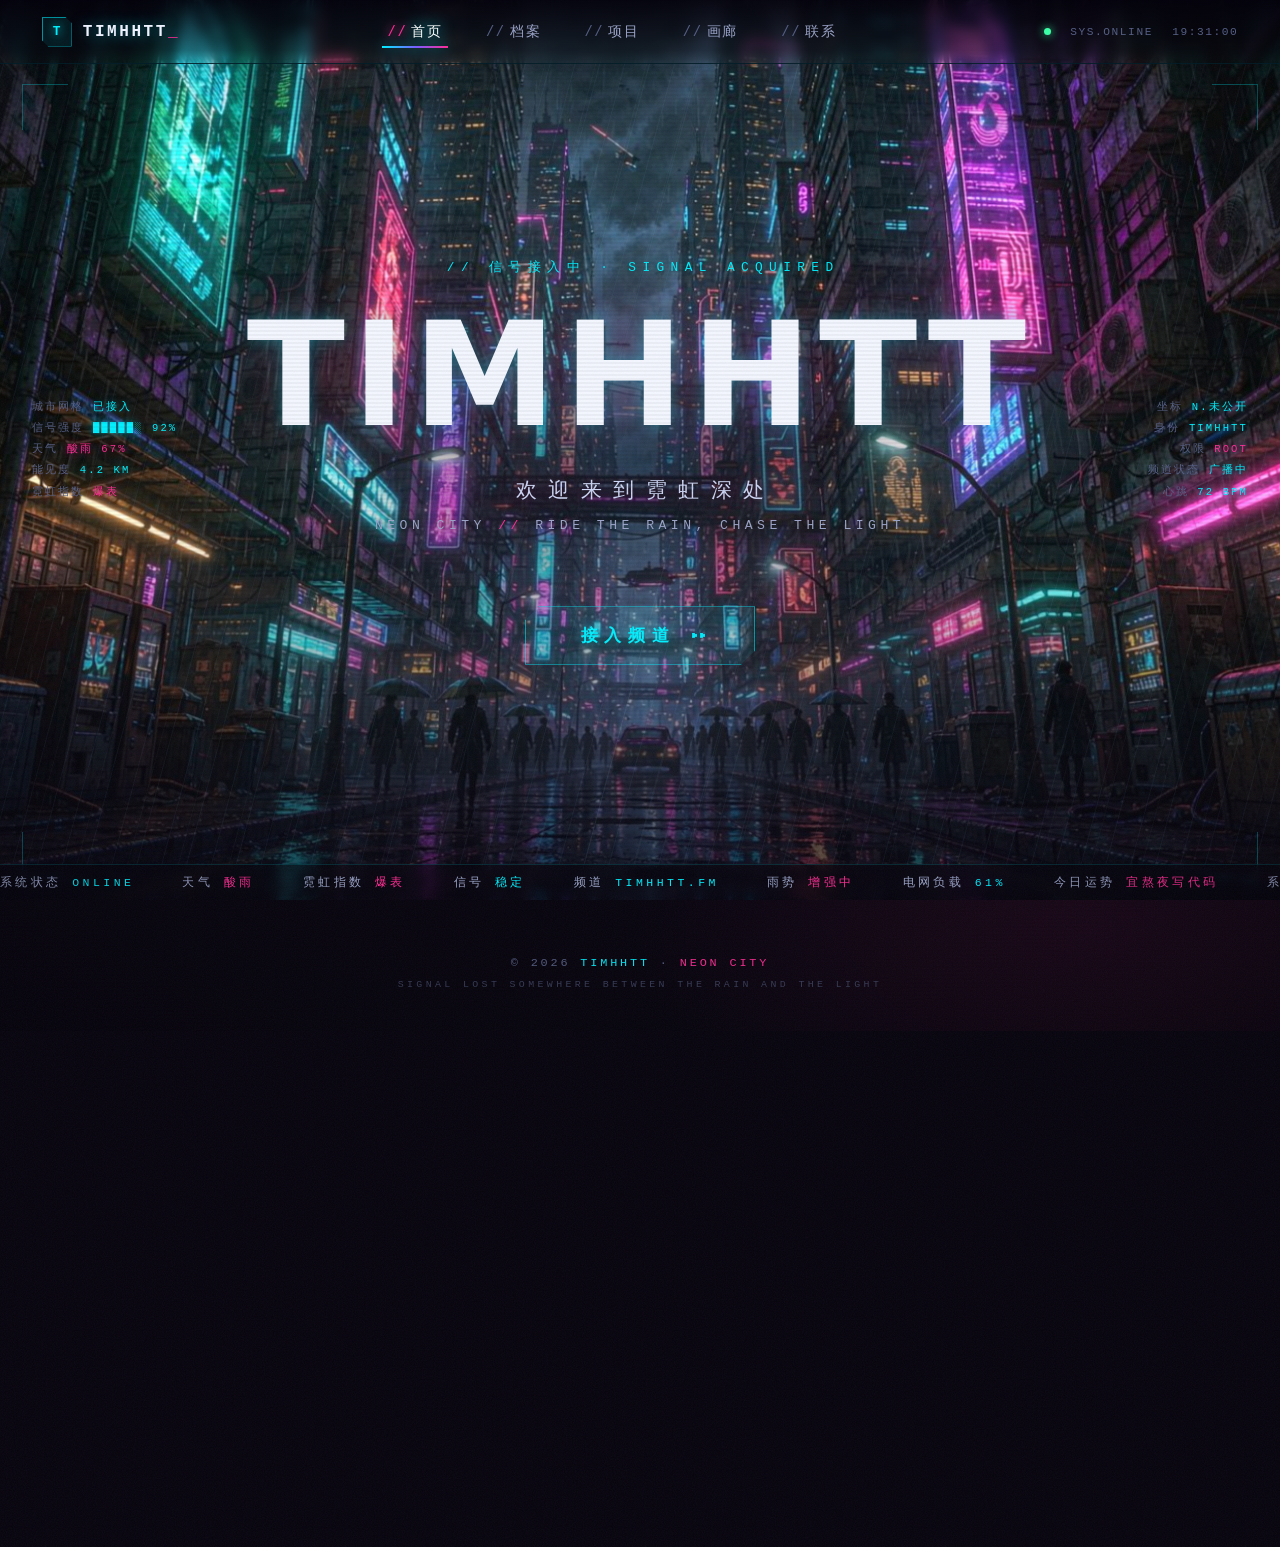
<file: index.html>
<!DOCTYPE html>
<html lang="zh-CN">
<head>
<meta charset="UTF-8">
<meta name="viewport" content="width=device-width, initial-scale=1.0">
<title>TIMHHTT · NEON CITY</title>
<meta name="description" content="TIMHHTT 的赛博朋克个人站 —— 霓虹都市，雨夜接入。">
<link rel="icon" href="data:image/svg+xml,%3Csvg xmlns='http://www.w3.org/2000/svg' viewBox='0 0 100 100'%3E%3Crect x='8' y='8' width='84' height='84' fill='%2307040e' stroke='%2300f0ff' stroke-width='5'/%3E%3Ctext x='50' y='68' font-size='52' text-anchor='middle' fill='%23ff2d95' font-family='monospace' font-weight='bold'%3ET%3C/text%3E%3C/svg%3E">
<link rel="stylesheet" href="css/style.css">
</head>
<body>

<!-- 终端开机层 -->
<div id="boot" aria-hidden="true">
  <div class="boot-inner"></div>
  <div class="boot-skip">跳过 ▸▸</div>
</div>

<canvas id="bgCanvas" aria-hidden="true"></canvas>
<div class="page-bg" aria-hidden="true"></div>

<main class="page-main">
  <section class="hero">
    <div class="hero-bg" aria-hidden="true"></div>
    <div class="rain" aria-hidden="true"></div>

    <div class="hud-corners" aria-hidden="true"><i></i><i></i><i></i><i></i></div>

    <div class="hud-side left" aria-hidden="true">
      城市网格 <span class="v">已接入</span><br>
      信号强度 <span class="v">█████░ 92%</span><br>
      天气 <span class="p">酸雨 67%</span><br>
      能见度 <span class="v">4.2 KM</span><br>
      霓虹指数 <span class="p">爆表</span>
    </div>

    <div class="hud-side right" aria-hidden="true">
      坐标 <span class="v">N.未公开</span><br>
      身份 <span class="v">TIMHHTT</span><br>
      权限 <span class="p">ROOT</span><br>
      频道状态 <span class="v">广播中</span><br>
      心跳 <span class="v">72 BPM</span>
    </div>

    <div class="hero-content">
      <p class="hero-tag">// 信号接入中 · SIGNAL ACQUIRED</p>
      <h1 class="glitch" data-text="TIMHHTT">TIMHHTT</h1>
      <p class="hero-sub-cn">欢迎来到霓虹深处</p>
      <p class="hero-sub-en">NEON CITY <b>//</b> RIDE THE RAIN, CHASE THE LIGHT</p>
      <br>
      <a class="enter-btn" href="profile.html">接入频道<span class="arrow">▸▸</span></a>
    </div>

    <div class="marquee-bar" aria-hidden="true">
      <div class="marquee-inner">
        <span>系统状态 <b>ONLINE</b></span><span>天气 <em>酸雨</em></span><span>霓虹指数 <em>爆表</em></span><span>信号 <b>稳定</b></span><span>频道 <b>TIMHHTT.FM</b></span><span>雨势 <em>增强中</em></span><span>电网负载 <b>61%</b></span><span>今日运势 <em>宜熬夜写代码</em></span>
        <span>系统状态 <b>ONLINE</b></span><span>天气 <em>酸雨</em></span><span>霓虹指数 <em>爆表</em></span><span>信号 <b>稳定</b></span><span>频道 <b>TIMHHTT.FM</b></span><span>雨势 <em>增强中</em></span><span>电网负载 <b>61%</b></span><span>今日运势 <em>宜熬夜写代码</em></span>
      </div>
    </div>
  </section>
</main>

<script src="js/main.js"></script>
</body>
</html>
</file>
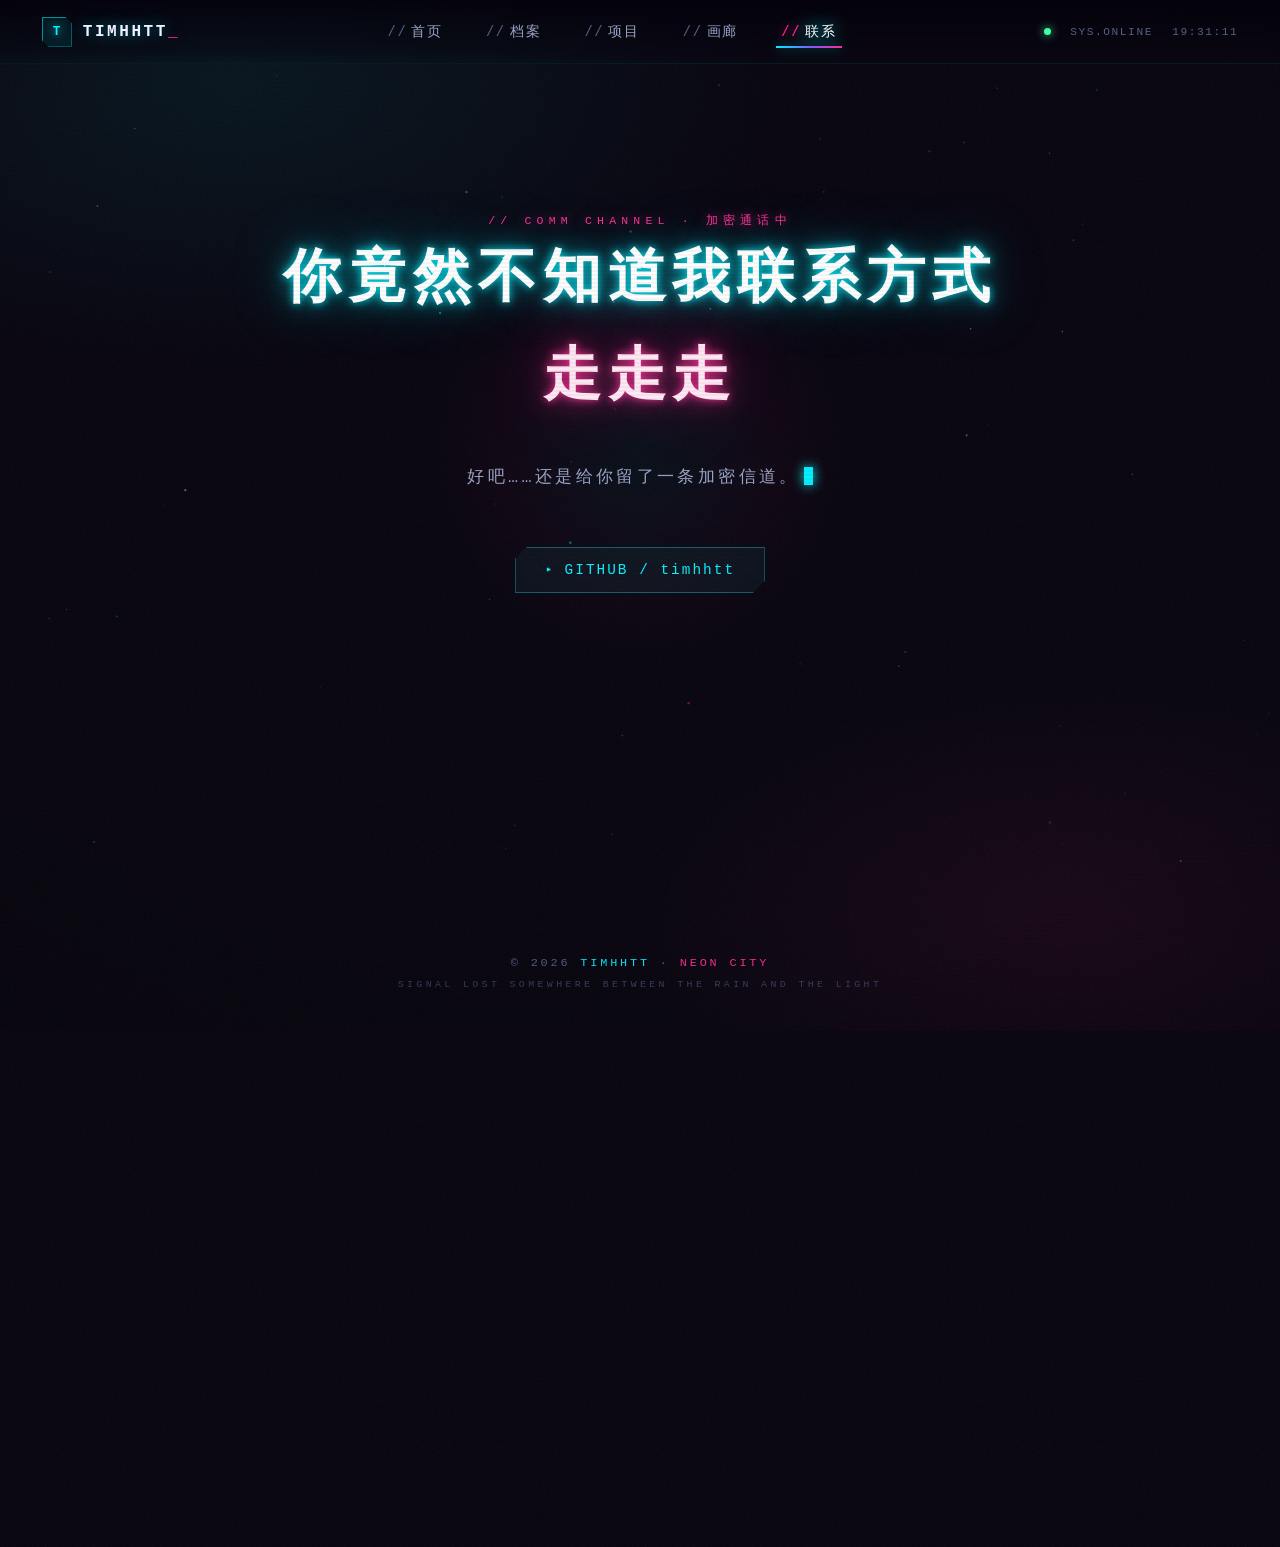
<file: contact.html>
<!DOCTYPE html>
<html lang="zh-CN">
<head>
<meta charset="UTF-8">
<meta name="viewport" content="width=device-width, initial-scale=1.0">
<title>联系 · TIMHHTT</title>
<meta name="description" content="联系 TIMHHTT。">
<link rel="icon" href="data:image/svg+xml,%3Csvg xmlns='http://www.w3.org/2000/svg' viewBox='0 0 100 100'%3E%3Crect x='8' y='8' width='84' height='84' fill='%2307040e' stroke='%2300f0ff' stroke-width='5'/%3E%3Ctext x='50' y='68' font-size='52' text-anchor='middle' fill='%23ff2d95' font-family='monospace' font-weight='bold'%3ET%3C/text%3E%3C/svg%3E">
<link rel="stylesheet" href="css/style.css">
</head>
<body>

<canvas id="bgCanvas" aria-hidden="true"></canvas>
<div class="page-bg" aria-hidden="true"></div>

<main class="page-main">
  <section class="contact-stage">
    <p class="page-kicker reveal">// COMM CHANNEL · 加密通话中</p>

    <h1 class="neon-sign reveal" style="--stagger:0.15s">
      你竟然不知道我联系方式<br>
      <span class="hl">走走走</span>
    </h1>

    <p class="contact-typed reveal" style="--stagger:0.3s">
      <span id="typed" data-text="好吧……还是给你留了一条加密信道。"></span><span class="cursor"></span>
    </p>

    <div class="contact-channels reveal" style="--stagger:0.45s">
      <a class="channel" href="https://github.com/timhhtt" target="_blank" rel="noopener">▸ GITHUB / timhhtt</a>
      <!-- ★ 想加邮箱/微信/B站？复制上面一行，改文字和 href 即可：
           <a class="channel" href="mailto:你的邮箱">▸ MAIL / 你的邮箱</a>  -->
    </div>
  </section>
</main>

<script src="js/main.js"></script>
</body>
</html>
</file>
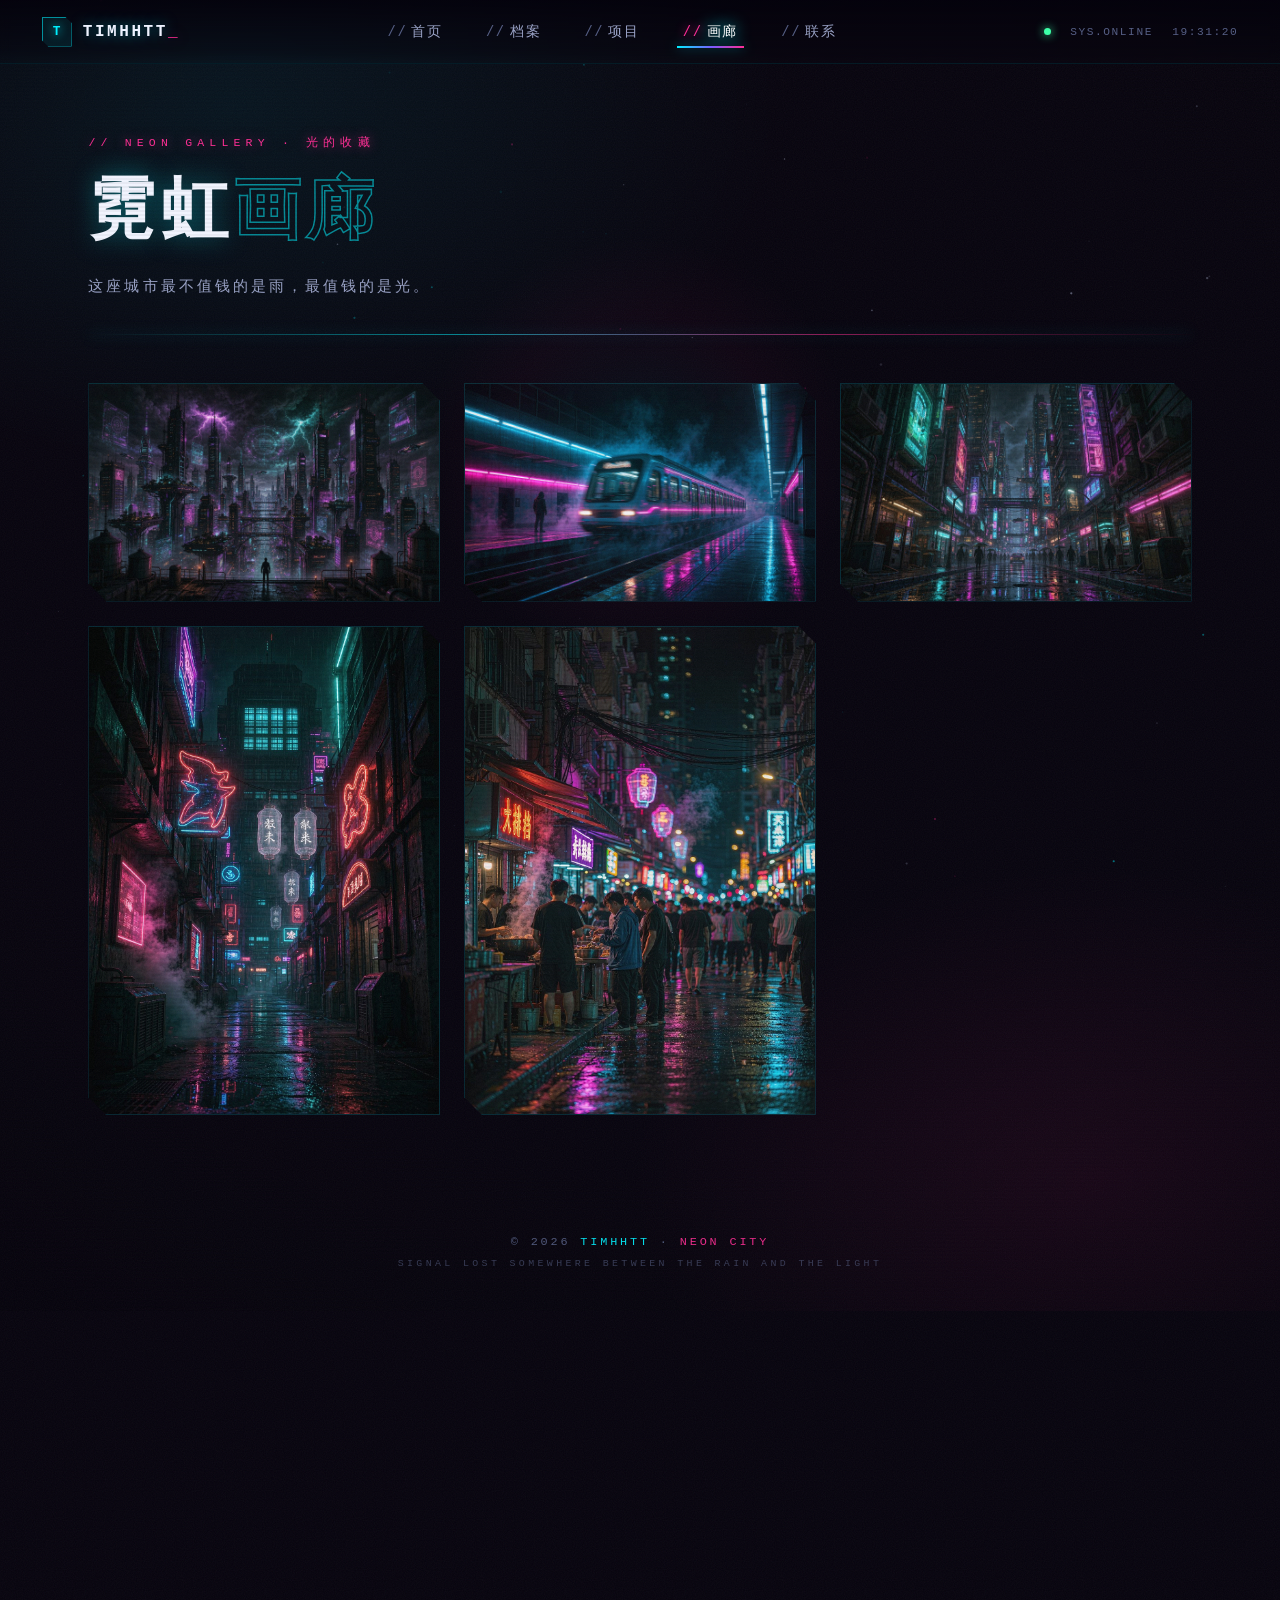
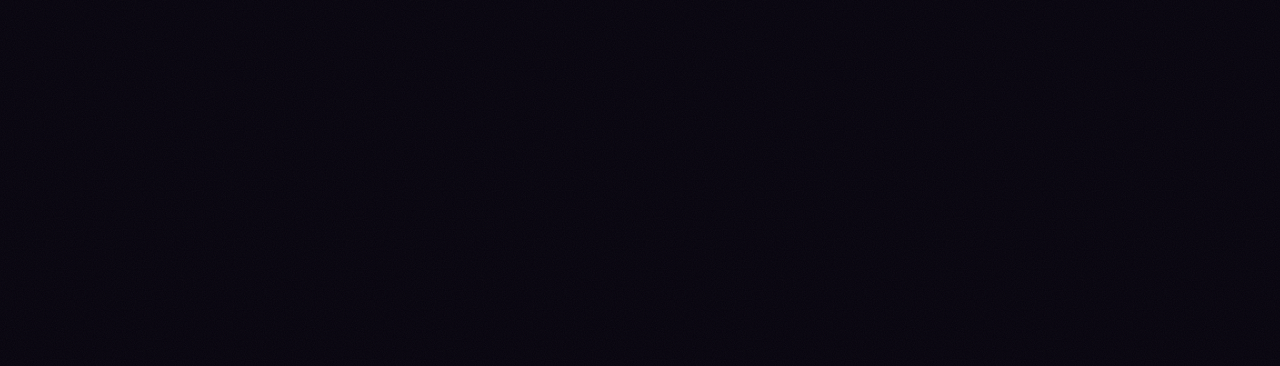
<file: gallery.html>
<!DOCTYPE html>
<html lang="zh-CN">
<head>
<meta charset="UTF-8">
<meta name="viewport" content="width=device-width, initial-scale=1.0">
<title>画廊 · TIMHHTT</title>
<meta name="description" content="TIMHHTT 的霓虹画廊。">
<link rel="icon" href="data:image/svg+xml,%3Csvg xmlns='http://www.w3.org/2000/svg' viewBox='0 0 100 100'%3E%3Crect x='8' y='8' width='84' height='84' fill='%2307040e' stroke='%2300f0ff' stroke-width='5'/%3E%3Ctext x='50' y='68' font-size='52' text-anchor='middle' fill='%23ff2d95' font-family='monospace' font-weight='bold'%3ET%3C/text%3E%3C/svg%3E">
<link rel="stylesheet" href="css/style.css">
</head>
<body>

<canvas id="bgCanvas" aria-hidden="true"></canvas>
<div class="page-bg" aria-hidden="true"></div>

<main class="page-main">
  <header class="section page-hero reveal">
    <p class="page-kicker">// NEON GALLERY · 光的收藏</p>
    <h1 class="page-title">霓虹<span class="stroke">画廊</span></h1>
    <p class="page-sub">这座城市最不值钱的是雨，最值钱的是光。</p>
    <div class="divider-glow"></div>
  </header>

  <section class="section" style="padding-top:0; padding-bottom:4rem">
    <div class="masonry" id="masonry"><!-- JS 渲染 --></div>
  </section>
</main>

<script>
/* ★ 如何添加图片：
   1. 把图片放进 assets/img/ 目录（建议 JPG，宽 800px 以上）；
   2. 在下面 GALLERY 数组里加一项 { src: "assets/img/文件名.jpg", caption: "说明" }。
   图片高矮不限，瀑布流会自动排列。 */
var GALLERY = [
  { src: "assets/img/gallery-rooftop.jpg", caption: "天台 · 整座城市都在脚下发光" },
  { src: "assets/img/gallery-alley.jpg", caption: "后巷 · 蒸汽与霓虹私奔的地方" },
  { src: "assets/img/gallery-subway.jpg", caption: "末班车 · 驶入雾里的光轨" },
  { src: "assets/img/gallery-market.jpg", caption: "夜市 · 最抚凡人心的赛博烟火" },
  { src: "assets/img/hero-city.jpg", caption: "主街 · 雨夜的霓虹心脏" }
];

// 立即渲染，确保 main.js 的入场观察能捕获到元素
(function () {
  var box = document.getElementById("masonry");
  if (!box) return;
  box.innerHTML = GALLERY.map(function (g, i) {
    return (
      '<figure class="masonry-item reveal" style="--stagger:' + (i * 0.08) + 's">' +
        '<img src="' + g.src + '" alt="' + (g.caption || "画廊图片") + '" loading="lazy">' +
        (g.caption ? "<figcaption><b>◈</b> " + g.caption + "</figcaption>" : "") +
      "</figure>"
    );
  }).join("");
})();
</script>
<script src="js/main.js"></script>
</body>
</html>
</file>
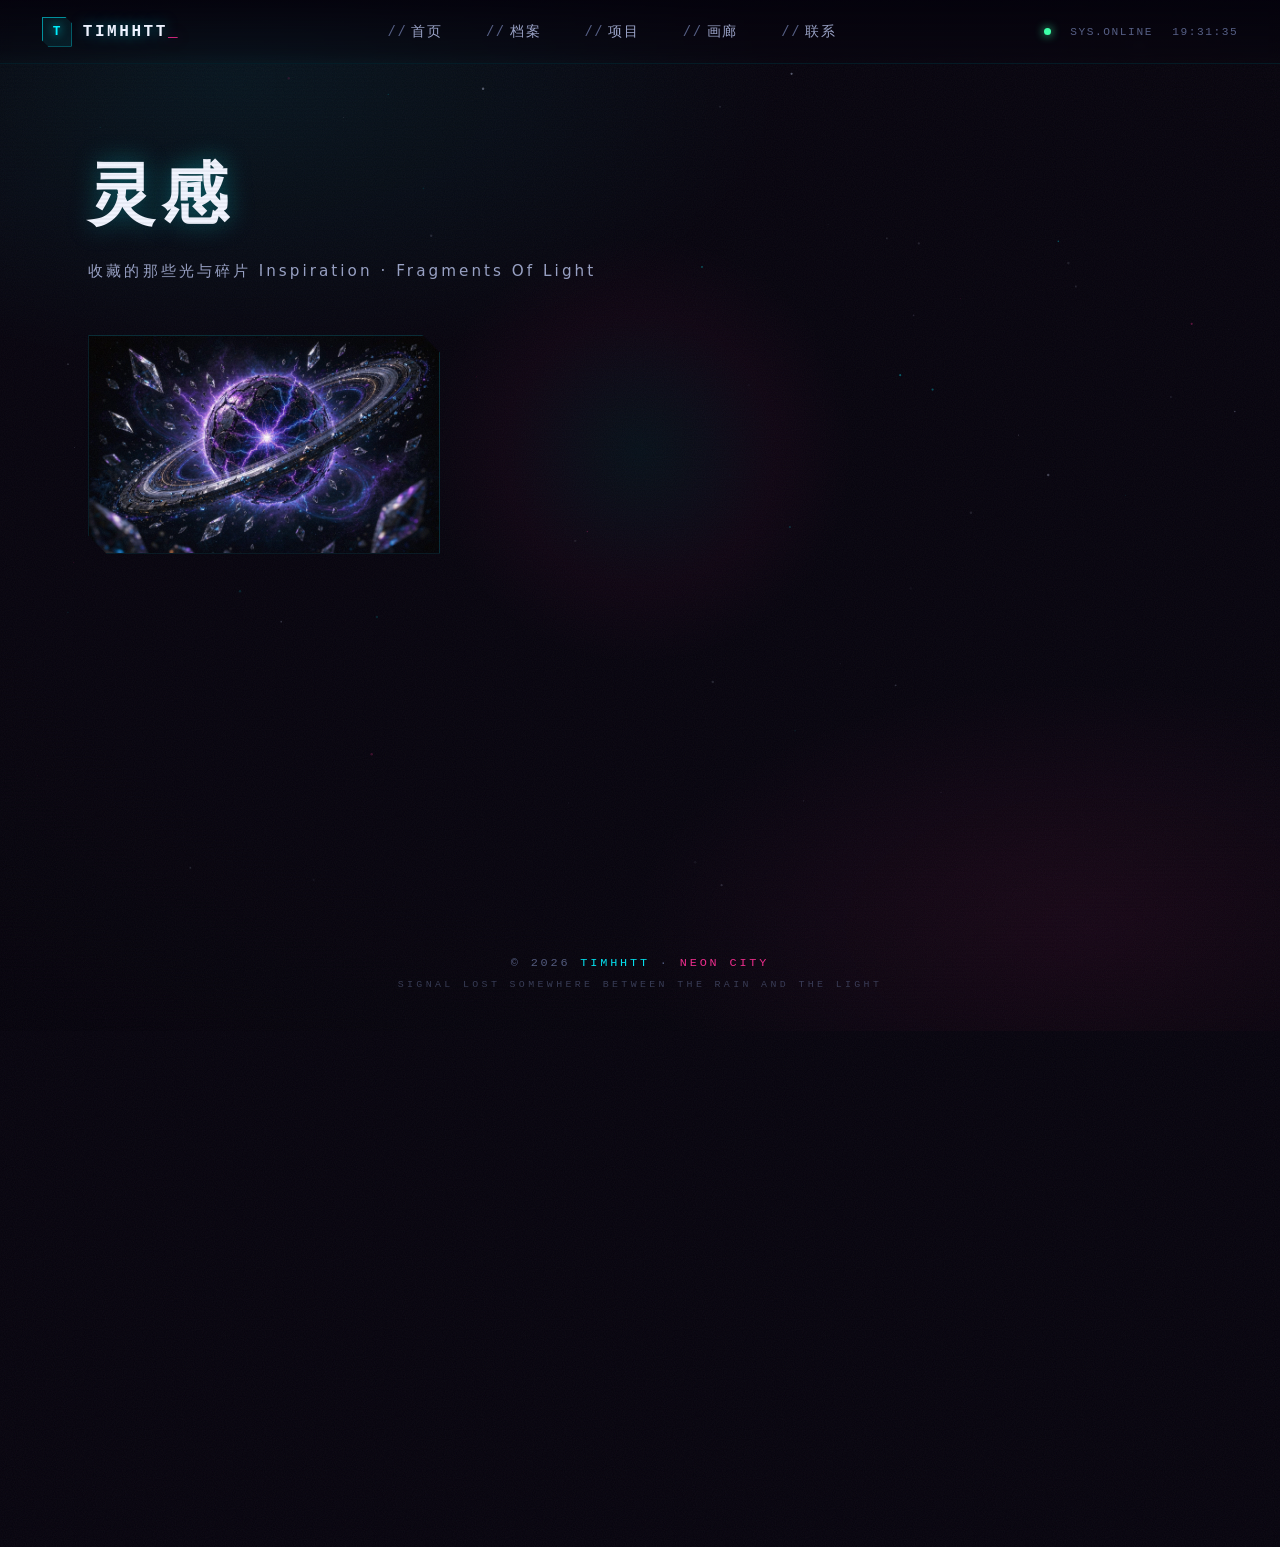
<file: inspiration.html>
<!DOCTYPE html>
<html lang="zh-CN">
<head>
<meta charset="UTF-8">
<meta name="viewport" content="width=device-width, initial-scale=1.0">
<title>灵感 · TIMHHTT</title>
<meta name="description" content="TIMHHTT 的视觉灵感画廊。">
<link rel="icon" href="data:image/svg+xml,%3Csvg xmlns='http://www.w3.org/2000/svg' viewBox='0 0 100 100'%3E%3Cpolygon points='50,6 90,35 74,92 26,92 10,35' fill='%23130f2e' stroke='%23b47aff' stroke-width='6'/%3E%3Cpolygon points='50,26 68,48 50,78 32,48' fill='%23c792ea'/%3E%3C/svg%3E">
<link rel="stylesheet" href="css/style.css">
</head>
<body>

<canvas id="bgCanvas" aria-hidden="true"></canvas>
<div class="page-bg" aria-hidden="true"></div>

<main class="page-main">
  <header class="section page-hero reveal">
    <h1 class="page-title">灵感</h1>
    <p class="page-sub">收藏的那些光与碎片
      <span class="page-sub-en">Inspiration · Fragments Of Light</span>
    </p>
    <div class="divider"></div>
  </header>

  <section class="section" style="padding-top:0; padding-bottom:4rem">
    <div class="masonry" id="masonry"><!-- JS 渲染 --></div>
  </section>
</main>

<script src="js/main.js"></script>
<script>
/* ★ 如何添加图片：
   1. 把图片放进 assets/img/ 目录（建议宽度 800px 以上）；
   2. 在下面 GALLERY 数组里加一项 { src: "assets/img/文件名.jpg", caption: "说明文字" }。
   图片高度不限，瀑布流会自动排列。 */
var GALLERY = [
  { src: "assets/img/hero-planet.jpg", caption: "暗物质裂隙 · 首页主视觉" }
];

document.addEventListener("DOMContentLoaded", function () {
  var box = document.getElementById("masonry");
  if (!box) return;
  box.innerHTML = GALLERY.map(function (g, i) {
    return (
      '<figure class="masonry-item" style="--stagger:' + (i * 0.08) + 's">' +
        '<img src="' + g.src + '" alt="' + (g.caption || "灵感图") + '" loading="lazy">' +
        (g.caption ? "<figcaption>" + g.caption + "</figcaption>" : "") +
      "</figure>"
    );
  }).join("");
});
</script>
</body>
</html>
</file>
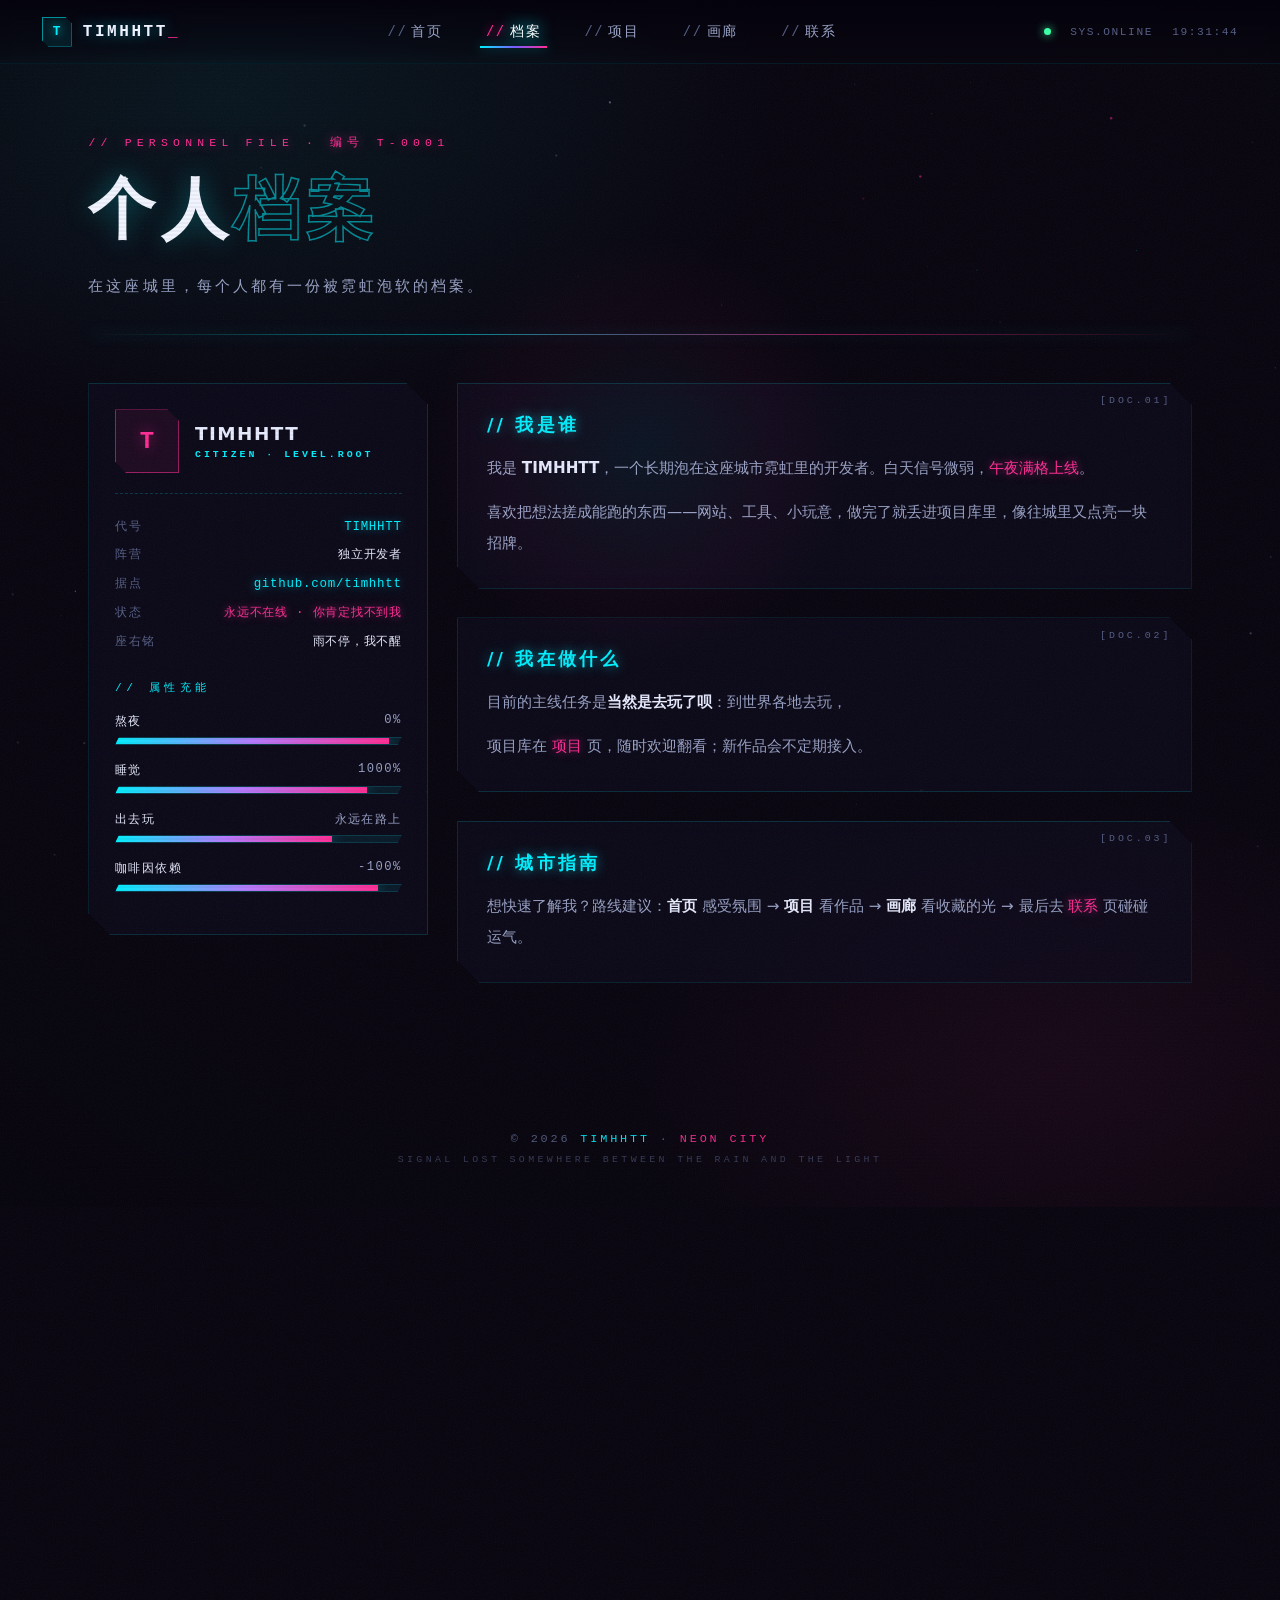
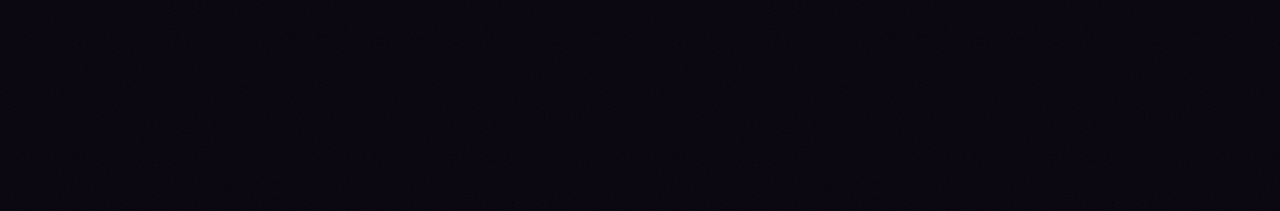
<file: profile.html>
<!DOCTYPE html>
<html lang="zh-CN">
<head>
<meta charset="UTF-8">
<meta name="viewport" content="width=device-width, initial-scale=1.0">
<title>档案 · TIMHHTT</title>
<meta name="description" content="TIMHHTT 的个人档案。">
<link rel="icon" href="data:image/svg+xml,%3Csvg xmlns='http://www.w3.org/2000/svg' viewBox='0 0 100 100'%3E%3Crect x='8' y='8' width='84' height='84' fill='%2307040e' stroke='%2300f0ff' stroke-width='5'/%3E%3Ctext x='50' y='68' font-size='52' text-anchor='middle' fill='%23ff2d95' font-family='monospace' font-weight='bold'%3ET%3C/text%3E%3C/svg%3E">
<link rel="stylesheet" href="css/style.css">
</head>
<body>

<canvas id="bgCanvas" aria-hidden="true"></canvas>
<div class="page-bg" aria-hidden="true"></div>

<main class="page-main">
  <header class="section page-hero reveal">
    <p class="page-kicker">// PERSONNEL FILE · 编号 T-0001</p>
    <h1 class="page-title">个人<span class="stroke">档案</span></h1>
    <p class="page-sub">在这座城里，每个人都有一份被霓虹泡软的档案。</p>
    <div class="divider-glow"></div>
  </header>

  <section class="section" style="padding-top:0; padding-bottom:4rem">
    <div class="profile-grid">

      <!-- ID 卡 -->
      <aside class="id-card reveal" style="--stagger:0.1s">
        <div class="id-head">
          <div class="id-avatar">T</div>
          <div class="id-name">TIMHHTT
            <small>CITIZEN · LEVEL.ROOT</small>
          </div>
        </div>
        <div class="id-rows">
          <div><span class="k">代号</span><span class="v c">TIMHHTT</span></div>
          <div><span class="k">阵营</span><span class="v">独立开发者</span></div>
          <div><span class="k">据点</span><span class="v c">github.com/timhhtt</span></div>
          <div><span class="k">状态</span><span class="v p">永远不在线 · 你肯定找不到我</span></div>
          <div><span class="k">座右铭</span><span class="v">雨不停，我不醒</span></div>
          <div class="bar"></div>
        </div>

        <div class="skill-block">
          <p class="skill-title">// 属性充能</p>
          <div class="skill">
            <div class="s-head"><b>熬夜</b><span>0%</span></div>
            <div class="s-track"><div class="s-fill" data-level="96"></div></div>
          </div>
          <div class="skill">
            <div class="s-head"><b>睡觉</b><span>1000%</span></div>
            <div class="s-track"><div class="s-fill" data-level="88"></div></div>
          </div>
          <div class="skill">
            <div class="s-head"><b>出去玩</b><span>永远在路上</span></div>
            <div class="s-track"><div class="s-fill" data-level="76"></div></div>
          </div>
          <div class="skill">
            <div class="s-head"><b>咖啡因依赖</b><span>-100%</span></div>
            <div class="s-track"><div class="s-fill" data-level="92"></div></div>
          </div>
        </div>
      </aside>

      <!-- 档案正文 -->
      <div>
        <div class="panel reveal" data-code="[DOC.01]" style="--stagger:0.2s">
          <h3>// 我是谁</h3>
          <p>我是 <b>TIMHHTT</b>，一个长期泡在这座城市霓虹里的开发者。白天信号微弱，<span class="hl">午夜满格上线</span>。</p>
          <p>喜欢把想法搓成能跑的东西——网站、工具、小玩意，做完了就丢进项目库里，像往城里又点亮一块招牌。</p>
        </div>

        <div class="panel reveal" data-code="[DOC.02]" style="--stagger:0.3s">
          <h3>// 我在做什么</h3>
          <p>目前的主线任务是<b>当然是去玩了呗</b>：到世界各地去玩，</p>
          <p>项目库在 <span class="hl">项目</span> 页，随时欢迎翻看；新作品会不定期接入。</p>
        </div>

        <div class="panel reveal" data-code="[DOC.03]" style="--stagger:0.4s">
          <h3>// 城市指南</h3>
          <p>想快速了解我？路线建议：<b>首页</b> 感受氛围 → <b>项目</b> 看作品 → <b>画廊</b> 看收藏的光 → 最后去 <span class="hl">联系</span> 页碰碰运气。</p>
        </div>
      </div>

    </div>
  </section>
</main>

<script src="js/main.js"></script>
</body>
</html>
</file>
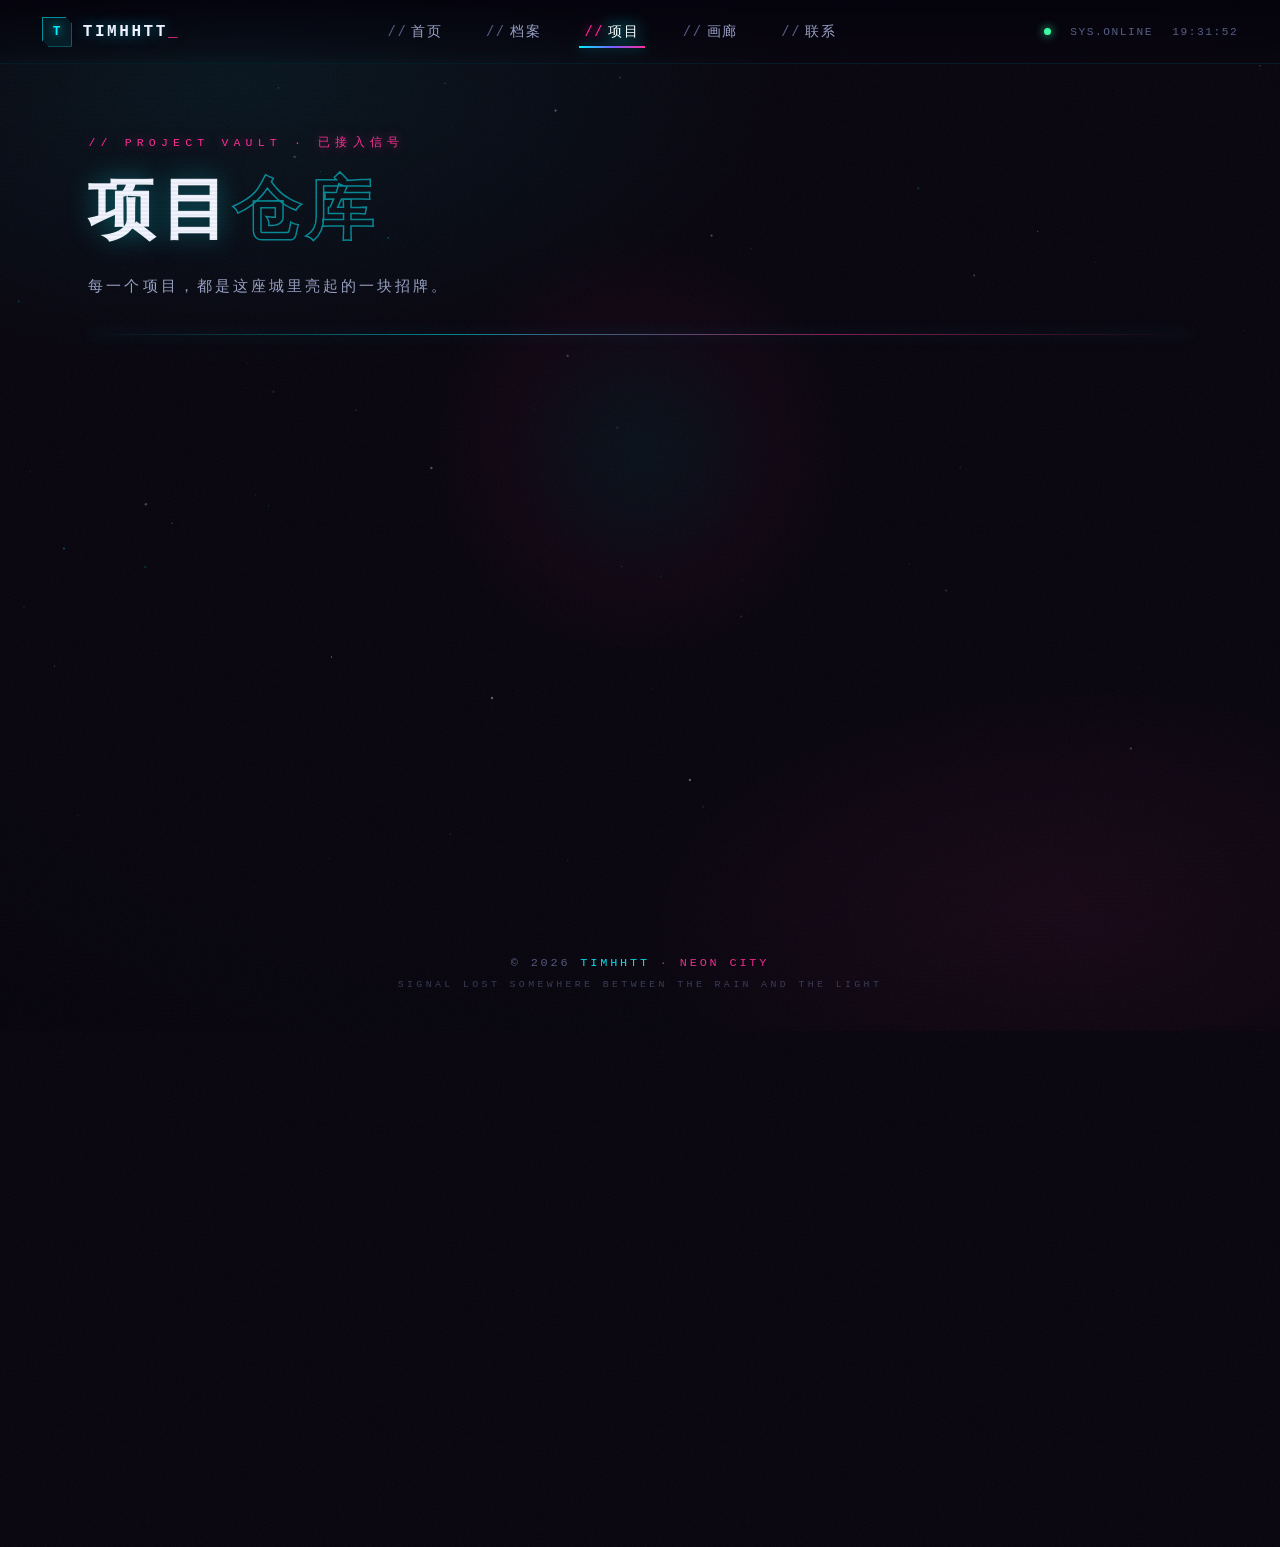
<file: projects.html>
<!DOCTYPE html>
<html lang="zh-CN">
<head>
<meta charset="UTF-8">
<meta name="viewport" content="width=device-width, initial-scale=1.0">
<title>项目 · TIMHHTT</title>
<meta name="description" content="TIMHHTT 的项目库。">
<link rel="icon" href="data:image/svg+xml,%3Csvg xmlns='http://www.w3.org/2000/svg' viewBox='0 0 100 100'%3E%3Crect x='8' y='8' width='84' height='84' fill='%2307040e' stroke='%2300f0ff' stroke-width='5'/%3E%3Ctext x='50' y='68' font-size='52' text-anchor='middle' fill='%23ff2d95' font-family='monospace' font-weight='bold'%3ET%3C/text%3E%3C/svg%3E">
<link rel="stylesheet" href="css/style.css">
</head>
<body>

<canvas id="bgCanvas" aria-hidden="true"></canvas>
<div class="page-bg" aria-hidden="true"></div>

<main class="page-main">
  <header class="section page-hero reveal">
    <p class="page-kicker">// PROJECT VAULT · 已接入信号</p>
    <h1 class="page-title">项目<span class="stroke">仓库</span></h1>
    <p class="page-sub">每一个项目，都是这座城里亮起的一块招牌。</p>
    <div class="divider-glow"></div>
  </header>

  <section class="section" style="padding-top:0; padding-bottom:4rem">
    <div class="project-grid" id="projectGrid"><!-- JS 渲染 --></div>
  </section>
</main>

<script src="js/projects.js"></script>
<script>
// 渲染项目卡片（立即执行，确保 main.js 的入场观察能捕获到元素）
(function () {
  var grid = document.getElementById("projectGrid");
  if (!grid) return;
  grid.innerHTML = PROJECTS.map(function (p, i) {
    var tags = (p.tags || []).map(function (t) { return '<span class="tag">' + t + "</span>"; }).join("");
    var links = "";
    if (p.github) links += '<a href="' + p.github + '" target="_blank" rel="noopener">GitHub</a>';
    if (p.demo) links += '<a href="' + p.demo + '">在线演示</a>';
    return (
      '<article class="project-card reveal" style="--stagger:' + (i * 0.1) + 's">' +
        '<span class="project-idx">SIGNAL.0' + (i + 1) + "</span>" +
        '<div class="project-top"><h2 class="project-name">' + p.name + "</h2>" +
        '<span class="project-year">' + (p.year || "") + "</span></div>" +
        '<p class="project-desc">' + p.desc + "</p>" +
        (tags ? '<div class="project-tags">' + tags + "</div>" : "") +
        (links ? '<div class="project-links">' + links + "</div>" : "") +
      "</article>"
    );
  }).join("");
})();
</script>
<script src="js/main.js"></script>
</body>
</html>
</file>
<file: css/style.css>
/* ============================================================
   TIMHHTT · NEON CITY —— 赛博朋克霓虹都市
   全局设计系统
   配色：墨黑紫底 / 霓虹青 / 霓虹粉 / 霓虹紫
   ============================================================ */

:root {
  --bg: #07040e;
  --bg-soft: #0d0a1c;
  --panel: rgba(13, 10, 28, 0.72);
  --ink: #e8ecff;
  --ink-dim: #9aa3c7;
  --ink-faint: #565f85;
  --cyan: #00f0ff;
  --pink: #ff2d95;
  --violet: #b47aff;
  --cyan-soft: rgba(0, 240, 255, 0.55);
  --pink-soft: rgba(255, 45, 149, 0.55);
  --grad: linear-gradient(100deg, #00f0ff, #7a5cff 52%, #ff2d95);
  --line: rgba(0, 240, 255, 0.16);
  --line-pink: rgba(255, 45, 149, 0.18);
  --mono: "JetBrains Mono", "Cascadia Mono", Consolas, "Courier New", ui-monospace, monospace;
  --sans: "Microsoft YaHei UI", "Microsoft YaHei", "PingFang SC", system-ui, -apple-system, sans-serif;
}

* { margin: 0; padding: 0; box-sizing: border-box; }

html { scroll-behavior: smooth; }

body {
  min-height: 100vh;
  background: var(--bg);
  color: var(--ink);
  font-family: var(--sans);
  overflow-x: hidden;
  -webkit-font-smoothing: antialiased;
}

::selection { background: rgba(255, 45, 149, 0.4); color: #fff; }

/* ---------- 滚动条 ---------- */
::-webkit-scrollbar { width: 9px; }
::-webkit-scrollbar-track { background: #07040e; }
::-webkit-scrollbar-thumb {
  background: linear-gradient(180deg, rgba(0, 240, 255, 0.35), rgba(255, 45, 149, 0.35));
  border: 2px solid #07040e;
}

/* ============================================================
   全站氛围层
   ============================================================ */

/* CRT 扫描线 */
.crt-lines {
  position: fixed;
  inset: 0;
  z-index: 90;
  pointer-events: none;
  background: repeating-linear-gradient(
    to bottom,
    transparent 0,
    transparent 2px,
    rgba(0, 0, 0, 0.08) 3px,
    transparent 4px
  );
}

/* 噪点颗粒 */
.noise {
  position: fixed;
  inset: -50%;
  width: 200%;
  height: 200%;
  z-index: 91;
  pointer-events: none;
  opacity: 0.05;
  background-image: url("data:image/svg+xml,%3Csvg xmlns='http://www.w3.org/2000/svg' width='300' height='300'%3E%3Cfilter id='n'%3E%3CfeTurbulence type='fractalNoise' baseFrequency='0.9' numOctaves='2'/%3E%3C/filter%3E%3Crect width='100%25' height='100%25' filter='url(%23n)'/%3E%3C/svg%3E");
  animation: noiseShift 0.6s steps(4) infinite;
}

@keyframes noiseShift {
  0% { transform: translate(0, 0); }
  25% { transform: translate(-2%, 1.5%); }
  50% { transform: translate(1.5%, -2%); }
  75% { transform: translate(-1%, -1%); }
  100% { transform: translate(2%, 2%); }
}

/* 暗角 */
.vignette {
  position: fixed;
  inset: 0;
  z-index: 89;
  pointer-events: none;
  background: radial-gradient(ellipse 84% 74% at 50% 42%, transparent 64%, rgba(2, 0, 8, 0.34) 100%);
}

/* 鼠标跟随光晕 */
#glowCursor {
  position: fixed;
  top: 0;
  left: 0;
  width: 460px;
  height: 460px;
  margin: -230px 0 0 -230px;
  z-index: 80;
  pointer-events: none;
  background: radial-gradient(circle, rgba(0, 240, 255, 0.05), rgba(255, 45, 149, 0.032) 42%, transparent 66%);
  mix-blend-mode: screen;
  will-change: transform;
}

/* 星空画布（沿用，极淡） */
#bgCanvas {
  position: fixed;
  inset: 0;
  width: 100vw;
  height: 100vh;
  z-index: 0;
  pointer-events: none;
}

/* 页面底色氛围 */
.page-bg {
  position: fixed;
  inset: 0;
  z-index: -1;
  background:
    radial-gradient(ellipse 70% 45% at 18% 8%, rgba(0, 240, 255, 0.07), transparent 62%),
    radial-gradient(ellipse 60% 40% at 85% 90%, rgba(255, 45, 149, 0.08), transparent 60%),
    var(--bg);
}

/* ============================================================
   页面转场
   ============================================================ */
body { animation: pageEnter 0.55s cubic-bezier(0.22, 1, 0.36, 1) both; }
@keyframes pageEnter {
  from { opacity: 0; transform: scale(1.012); filter: saturate(1.6) brightness(1.4); }
  to   { opacity: 1; transform: scale(1); filter: none; }
}
body.page-exit { animation: pageExit 0.22s ease-in both; }
@keyframes pageExit {
  from { opacity: 1; }
  to   { opacity: 0; transform: translateX(-8px) skewX(-1.2deg); filter: brightness(2) saturate(2); }
}

/* ============================================================
   顶部导航（HUD 风格）
   ============================================================ */
.site-header {
  position: fixed;
  top: 0;
  left: 0;
  right: 0;
  z-index: 100;
  display: flex;
  align-items: center;
  justify-content: space-between;
  height: 64px;
  padding: 0 clamp(1.1rem, 3.5vw, 2.6rem);
  background: linear-gradient(180deg, rgba(4, 2, 12, 0.88), rgba(4, 2, 12, 0.35) 80%, transparent);
  border-bottom: 1px solid rgba(0, 240, 255, 0.10);
  backdrop-filter: blur(6px);
}

.logo {
  display: flex;
  align-items: center;
  gap: 0.7rem;
  text-decoration: none;
}

.logo-mark {
  width: 30px;
  height: 30px;
  display: grid;
  place-items: center;
  font-family: var(--mono);
  font-weight: 700;
  font-size: 0.8rem;
  color: var(--cyan);
  border: 1px solid var(--cyan-soft);
  clip-path: polygon(0 0, 78% 0, 100% 22%, 100% 100%, 22% 100%, 0 78%);
  background: rgba(0, 240, 255, 0.08);
  text-shadow: 0 0 10px var(--cyan);
  animation: flickerSoft 6s linear infinite;
}

.logo-text {
  font-family: var(--mono);
  font-weight: 700;
  font-size: 1rem;
  letter-spacing: 0.16em;
  color: #eef2ff;
  text-shadow: 0 0 14px rgba(0, 240, 255, 0.5);
}

.logo-text em {
  font-style: normal;
  color: var(--pink);
  text-shadow: 0 0 14px var(--pink-soft);
}

.top-nav { display: flex; gap: clamp(0.9rem, 2.6vw, 2rem); }

.top-nav a {
  position: relative;
  font-family: var(--mono);
  font-size: 0.86rem;
  letter-spacing: 0.12em;
  color: var(--ink-dim);
  text-decoration: none;
  padding: 0.45rem 0.35rem;
  transition: color 0.25s ease, text-shadow 0.25s ease;
}

.top-nav a::before {
  content: "//";
  margin-right: 0.3em;
  color: var(--ink-faint);
  transition: color 0.25s ease;
}

.top-nav a::after {
  content: "";
  position: absolute;
  left: 0;
  right: 100%;
  bottom: 0;
  height: 2px;
  background: var(--grad);
  box-shadow: 0 0 12px var(--cyan-soft);
  transition: right 0.3s cubic-bezier(0.22, 1, 0.36, 1);
}

.top-nav a:hover { color: #fff; text-shadow: 0 0 14px var(--cyan-soft); }
.top-nav a:hover::before { color: var(--pink); }
.top-nav a:hover::after { right: 0; }

.top-nav a.active {
  color: #fff;
  text-shadow: 0 0 16px var(--cyan);
}
.top-nav a.active::before { color: var(--pink); text-shadow: 0 0 10px var(--pink); }
.top-nav a.active::after { right: 0; }

/* 导航右侧状态条 */
.nav-status {
  display: none;
  font-family: var(--mono);
  font-size: 0.7rem;
  letter-spacing: 0.14em;
  color: var(--ink-faint);
}
@media (min-width: 1100px) {
  .nav-status { display: flex; gap: 1.2rem; align-items: center; }
  .nav-status .dot {
    width: 7px; height: 7px; border-radius: 50%;
    background: #3dffa8; box-shadow: 0 0 10px #3dffa8;
    animation: blinkDot 2.2s ease-in-out infinite;
  }
}
@keyframes blinkDot { 0%, 100% { opacity: 1; } 50% { opacity: 0.35; } }

/* ============================================================
   主容器（必须建立层叠上下文：让 hero-bg 的负 z-index 只作用于容器内，
   否则会被 fixed 的 .page-bg 不透明层整个盖住）
   ============================================================ */
.page-main {
  position: relative;
  z-index: 2;
  min-height: 100vh;
}

/* ============================================================
   首页 · 终端开机
   ============================================================ */
#boot {
  position: fixed;
  inset: 0;
  z-index: 200;
  background: #030108;
  display: flex;
  align-items: center;
  justify-content: center;
  padding: 1.5rem;
}

#boot .boot-inner {
  width: min(760px, 92vw);
  font-family: var(--mono);
  font-size: clamp(0.78rem, 1.9vw, 0.95rem);
  line-height: 2.1;
  color: #7dffb0;
  text-shadow: 0 0 8px rgba(60, 255, 160, 0.4);
  white-space: pre-wrap;
  word-break: break-all;
}

#boot .boot-line { opacity: 0; }
#boot .boot-line.show { opacity: 1; }
#boot .boot-line .ok { color: #3dffa8; }
#boot .boot-line .warn { color: var(--pink); }
#boot .boot-line .dim { color: #3a5f4a; }

#boot .boot-skip {
  position: absolute;
  bottom: 2rem;
  right: 2.4rem;
  font-family: var(--mono);
  font-size: 0.75rem;
  letter-spacing: 0.25em;
  color: var(--ink-faint);
  cursor: pointer;
  user-select: none;
}
#boot .boot-skip:hover { color: var(--cyan); text-shadow: 0 0 10px var(--cyan); }

#boot.boot-out { animation: bootOut 0.5s ease-in both; }
@keyframes bootOut {
  0% { opacity: 1; clip-path: inset(0 0 0 0); }
  60% { opacity: 1; clip-path: inset(0 0 46% 0); filter: brightness(2.2); }
  100% { opacity: 0; clip-path: inset(0 0 100% 0); }
}

/* ============================================================
   首页 · 主视觉
   ============================================================ */
.hero {
  min-height: 100vh;
  display: flex;
  align-items: center;
  justify-content: center;
  text-align: center;
  position: relative;
  overflow: hidden;
  padding: 5.5rem 1.2rem 4rem;
}

.hero-bg {
  position: absolute;
  inset: -4%;
  background: url("../assets/img/hero-city.jpg") center 42% / cover no-repeat;
  z-index: -3;
  will-change: transform;
  filter: brightness(1.1) saturate(1.12);
}

.hero-bg::after {
  content: "";
  position: absolute;
  inset: 0;
  background:
    radial-gradient(ellipse 100% 85% at 50% 46%, transparent 62%, rgba(7, 4, 14, 0.26) 100%),
    linear-gradient(180deg, rgba(7, 4, 14, 0.30) 0%, rgba(7, 4, 14, 0.0) 20%, rgba(7, 4, 14, 0.03) 56%, rgba(7, 4, 14, 0.86) 100%);
}

/* 雨丝层 */
.rain {
  position: absolute;
  inset: -60% -20%;
  z-index: -2;
  pointer-events: none;
  opacity: 0.35;
  background-image:
    repeating-linear-gradient(105deg, transparent 0 22px, rgba(160, 220, 255, 0.16) 23px, transparent 24px),
    repeating-linear-gradient(105deg, transparent 0 47px, rgba(255, 255, 255, 0.09) 48px, transparent 49px);
  animation: rainFall 0.9s linear infinite;
}

@keyframes rainFall {
  from { transform: translateY(-6%); }
  to   { transform: translateY(6%); }
}

/* HUD 边角框 */
.hud-corners i {
  position: absolute;
  width: 46px;
  height: 46px;
  border: 1px solid var(--cyan-soft);
  opacity: 0.55;
  z-index: 1;
}
.hud-corners i:nth-child(1) { top: 84px; left: 22px; border-right: 0; border-bottom: 0; }
.hud-corners i:nth-child(2) { top: 84px; right: 22px; border-left: 0; border-bottom: 0; }
.hud-corners i:nth-child(3) { bottom: 22px; left: 22px; border-right: 0; border-top: 0; }
.hud-corners i:nth-child(4) { bottom: 22px; right: 22px; border-left: 0; border-top: 0; }

/* HUD 侧栏数据 */
.hud-side {
  position: absolute;
  z-index: 1;
  font-family: var(--mono);
  font-size: 0.66rem;
  letter-spacing: 0.2em;
  color: var(--ink-faint);
  text-align: left;
  line-height: 2;
  display: none;
}
@media (min-width: 1000px) {
  .hud-side { display: block; }
  .hud-side.left  { left: 2rem; top: 50%; transform: translateY(-50%); }
  .hud-side.right { right: 2rem; top: 50%; transform: translateY(-50%); text-align: right; }
}
.hud-side .v { color: var(--cyan); text-shadow: 0 0 8px var(--cyan-soft); }
.hud-side .p { color: var(--pink); text-shadow: 0 0 8px var(--pink-soft); }

.hero-content { position: relative; z-index: 2; }

/* 标题区局部压暗：保证文字可读，又不吞掉整张城市图 */
.hero-content::before {
  content: "";
  position: absolute;
  inset: -16% -12%;
  background: radial-gradient(ellipse 50% 46% at 50% 52%, rgba(5, 2, 12, 0.6), transparent 72%);
  z-index: -1;
  filter: blur(12px);
  pointer-events: none;
}

.hero-tag {
  font-family: var(--mono);
  font-size: clamp(0.66rem, 1.6vw, 0.8rem);
  letter-spacing: 0.5em;
  text-indent: 0.5em;
  color: var(--cyan);
  text-shadow: 0 0 14px var(--cyan-soft);
  margin-bottom: 1.6rem;
  animation: flickerSoft 7s linear infinite;
}

/* ---------- Glitch 大标题 ---------- */
.glitch {
  position: relative;
  display: inline-block;
  font-size: clamp(3.2rem, 13vw, 9rem);
  font-weight: 900;
  letter-spacing: 0.05em;
  line-height: 1.02;
  color: #f4f7ff;
  text-transform: uppercase;
  text-shadow:
    0 0 18px rgba(0, 240, 255, 0.35),
    0 0 60px rgba(255, 45, 149, 0.25);
  animation: titleFloat 6s ease-in-out infinite;
}

@keyframes titleFloat {
  0%, 100% { transform: translateY(0); }
  50% { transform: translateY(-6px); }
}

.glitch::before,
.glitch::after {
  content: attr(data-text);
  position: absolute;
  inset: 0;
  overflow: hidden;
  opacity: 0;
}

.glitch::before { color: var(--pink); z-index: -1; }
.glitch::after  { color: var(--cyan); z-index: -2; }

.glitch.glitching::before {
  opacity: 0.85;
  animation: glitchA 0.32s steps(2) both;
}
.glitch.glitching::after {
  opacity: 0.85;
  animation: glitchB 0.32s steps(2) both;
}
.glitch.glitching {
  animation: titleShake 0.32s steps(2) both;
}

@keyframes glitchA {
  0%   { clip-path: inset(12% 0 64% 0); transform: translate(-7px, 3px); }
  30%  { clip-path: inset(58% 0 8% 0);  transform: translate(6px, -2px); }
  60%  { clip-path: inset(28% 0 42% 0); transform: translate(-5px, 1px); }
  100% { clip-path: inset(80% 0 2% 0);  transform: translate(4px, -3px); opacity: 0; }
}
@keyframes glitchB {
  0%   { clip-path: inset(70% 0 6% 0);  transform: translate(6px, -3px); }
  30%  { clip-path: inset(4% 0 78% 0);  transform: translate(-6px, 2px); }
  60%  { clip-path: inset(44% 0 30% 0); transform: translate(5px, -1px); }
  100% { clip-path: inset(16% 0 66% 0); transform: translate(-4px, 3px); opacity: 0; }
}
@keyframes titleShake {
  0%, 100% { transform: translate(0, 0) skewX(0); }
  25% { transform: translate(-3px, 1px) skewX(-2deg); }
  50% { transform: translate(3px, -1px) skewX(2deg); }
  75% { transform: translate(-2px, 0) skewX(-1deg); }
}

.hero-sub-cn {
  margin-top: 1.7rem;
  font-size: clamp(1rem, 2.6vw, 1.3rem);
  letter-spacing: 0.55em;
  text-indent: 0.55em;
  color: #cdd6f5;
  text-shadow: 0 0 20px rgba(255, 45, 149, 0.55), 0 2px 12px rgba(0, 0, 8, 0.9);
}

.hero-sub-en {
  margin-top: 0.9rem;
  font-family: var(--mono);
  font-size: clamp(0.68rem, 1.5vw, 0.82rem);
  letter-spacing: 0.34em;
  color: var(--ink-dim);
  text-shadow: 0 1px 10px rgba(0, 0, 8, 0.9);
}

.hero-sub-en b { color: var(--pink); font-weight: 400; text-shadow: 0 0 10px var(--pink-soft); }

/* ---------- 接入按钮 ---------- */
.enter-btn {
  display: inline-flex;
  align-items: center;
  gap: 0.9rem;
  margin-top: clamp(2.4rem, 6vh, 3.8rem);
  padding: 1.05rem 3rem;
  font-family: var(--mono);
  font-size: 1.05rem;
  font-weight: 700;
  letter-spacing: 0.4em;
  text-indent: 0.4em;
  color: var(--cyan);
  text-decoration: none;
  border: 1px solid var(--cyan-soft);
  background: rgba(0, 240, 255, 0.05);
  clip-path: polygon(14px 0, 100% 0, 100% calc(100% - 14px), calc(100% - 14px) 100%, 0 100%, 0 14px);
  position: relative;
  overflow: hidden;
  text-shadow: 0 0 12px var(--cyan-soft);
  box-shadow: 0 0 26px rgba(0, 240, 255, 0.18), inset 0 0 18px rgba(0, 240, 255, 0.06);
  transition: color 0.3s ease, box-shadow 0.3s ease, background 0.3s ease;
  animation: btnPulse 2.8s ease-in-out infinite;
}

@keyframes btnPulse {
  0%, 100% { box-shadow: 0 0 22px rgba(0, 240, 255, 0.16), inset 0 0 16px rgba(0, 240, 255, 0.05); }
  50% { box-shadow: 0 0 46px rgba(0, 240, 255, 0.4), inset 0 0 26px rgba(0, 240, 255, 0.14); }
}

.enter-btn::before {
  content: "";
  position: absolute;
  top: 0;
  left: -90%;
  width: 60%;
  height: 100%;
  background: linear-gradient(100deg, transparent, rgba(0, 240, 255, 0.28), transparent);
  transform: skewX(-18deg);
  animation: sheen 3.2s ease-in-out infinite;
}

@keyframes sheen {
  0%, 55% { left: -90%; }
  85%, 100% { left: 150%; }
}

.enter-btn:hover {
  color: #fff;
  background: rgba(0, 240, 255, 0.14);
  box-shadow: 0 0 60px rgba(0, 240, 255, 0.55), inset 0 0 30px rgba(0, 240, 255, 0.2);
  animation-play-state: paused;
}

.enter-btn .arrow { text-indent: 0; letter-spacing: 0; transition: transform 0.3s ease; }
.enter-btn:hover .arrow { transform: translateX(6px); }

/* 底部跑马灯 */
.marquee-bar {
  position: absolute;
  left: 0;
  right: 0;
  bottom: 0;
  z-index: 2;
  overflow: hidden;
  border-top: 1px solid rgba(0, 240, 255, 0.14);
  background: rgba(4, 2, 12, 0.55);
  backdrop-filter: blur(4px);
}

.marquee-inner {
  display: inline-flex;
  gap: 3rem;
  padding: 0.62rem 0;
  white-space: nowrap;
  font-family: var(--mono);
  font-size: 0.72rem;
  letter-spacing: 0.3em;
  color: var(--ink-dim);
  animation: marquee 26s linear infinite;
}

.marquee-inner b { color: var(--cyan); font-weight: 400; }
.marquee-inner em { color: var(--pink); font-style: normal; }

@keyframes marquee {
  from { transform: translateX(0); }
  to   { transform: translateX(-50%); }
}

/* ============================================================
   通用区块
   ============================================================ */
.section {
  max-width: 1180px;
  margin: 0 auto;
  padding: clamp(4rem, 9vh, 6rem) clamp(1.2rem, 4vw, 2.4rem) 0;
}

.page-hero { padding-top: clamp(7rem, 15vh, 9rem); }

.page-kicker {
  font-family: var(--mono);
  font-size: 0.72rem;
  letter-spacing: 0.45em;
  color: var(--pink);
  text-shadow: 0 0 12px var(--pink-soft);
}

.page-title {
  margin-top: 0.9rem;
  font-size: clamp(2.4rem, 6.5vw, 4.2rem);
  font-weight: 900;
  letter-spacing: 0.08em;
  color: #f2f5ff;
  text-shadow: 0 0 26px rgba(0, 240, 255, 0.35);
}

.page-title .stroke {
  color: transparent;
  -webkit-text-stroke: 1.5px rgba(0, 240, 255, 0.55);
  text-shadow: none;
}

.page-sub {
  margin-top: 1rem;
  color: var(--ink-dim);
  font-size: 0.95rem;
  letter-spacing: 0.2em;
  line-height: 2;
}

.divider-glow {
  margin-top: 2rem;
  height: 1px;
  background: linear-gradient(90deg, transparent, var(--cyan-soft), var(--pink-soft), transparent);
  box-shadow: 0 0 14px rgba(0, 240, 255, 0.35);
}

/* ============================================================
   档案页（HUD）
   ============================================================ */
.profile-grid {
  display: grid;
  grid-template-columns: 340px 1fr;
  gap: 1.8rem;
  margin-top: 3rem;
  align-items: start;
}
@media (max-width: 900px) { .profile-grid { grid-template-columns: 1fr; } }

.id-card {
  border: 1px solid var(--line);
  background: var(--panel);
  backdrop-filter: blur(12px);
  clip-path: polygon(0 0, calc(100% - 22px) 0, 100% 22px, 100% 100%, 22px 100%, 0 calc(100% - 22px));
  padding: 1.6rem;
  position: sticky;
  top: 96px;
}

.id-head {
  display: flex;
  align-items: center;
  gap: 1rem;
  padding-bottom: 1.2rem;
  border-bottom: 1px dashed rgba(0, 240, 255, 0.2);
}

.id-avatar {
  width: 64px;
  height: 64px;
  display: grid;
  place-items: center;
  font-family: var(--mono);
  font-size: 1.5rem;
  font-weight: 900;
  color: var(--pink);
  border: 1px solid var(--pink-soft);
  background: rgba(255, 45, 149, 0.08);
  clip-path: polygon(0 0, 82% 0, 100% 18%, 100% 100%, 18% 100%, 0 82%);
  text-shadow: 0 0 14px var(--pink-soft);
  animation: flickerSoft 8s linear infinite;
}

.id-name { font-size: 1.15rem; font-weight: 800; letter-spacing: 0.08em; }
.id-name small { display: block; margin-top: 0.3rem; font-family: var(--mono); font-size: 0.62rem; letter-spacing: 0.3em; color: var(--cyan); }

.id-rows { margin-top: 1.2rem; font-family: var(--mono); font-size: 0.78rem; line-height: 2.3; }
.id-rows .k { color: var(--ink-faint); letter-spacing: 0.14em; }
.id-rows .v { color: var(--ink); float: right; letter-spacing: 0.06em; }
.id-rows .v.c { color: var(--cyan); text-shadow: 0 0 8px var(--cyan-soft); }
.id-rows .v.p { color: var(--pink); text-shadow: 0 0 8px var(--pink-soft); }
.id-rows .bar { clear: both; }

/* 技能充能条 */
.skill-block { margin-top: 1.5rem; }
.skill-title {
  font-family: var(--mono);
  font-size: 0.7rem;
  letter-spacing: 0.4em;
  color: var(--cyan);
  margin-bottom: 1.1rem;
}

.skill { margin-bottom: 1.05rem; }
.skill .s-head {
  display: flex;
  justify-content: space-between;
  font-family: var(--mono);
  font-size: 0.76rem;
  letter-spacing: 0.12em;
  color: var(--ink-dim);
  margin-bottom: 0.45rem;
}
.skill .s-head b { color: var(--ink); font-weight: 400; }
.skill .s-track {
  height: 8px;
  background: rgba(0, 240, 255, 0.07);
  border: 1px solid rgba(0, 240, 255, 0.16);
  clip-path: polygon(4px 0, 100% 0, calc(100% - 4px) 100%, 0 100%);
  overflow: hidden;
}
.skill .s-fill {
  height: 100%;
  width: 0;
  background: linear-gradient(90deg, var(--cyan), var(--violet), var(--pink));
  box-shadow: 0 0 14px var(--cyan-soft);
  transition: width 1.1s cubic-bezier(0.22, 1, 0.36, 1);
}

/* 档案正文 */
.panel {
  border: 1px solid var(--line);
  background: var(--panel);
  backdrop-filter: blur(12px);
  clip-path: polygon(0 0, calc(100% - 22px) 0, 100% 22px, 100% 100%, 22px 100%, 0 calc(100% - 22px));
  padding: 1.8rem;
  margin-bottom: 1.8rem;
  position: relative;
}

.panel::before {
  content: attr(data-code);
  position: absolute;
  top: 0.7rem;
  right: 1.2rem;
  font-family: var(--mono);
  font-size: 0.62rem;
  letter-spacing: 0.3em;
  color: var(--ink-faint);
}

.panel h3 {
  font-size: 1.1rem;
  letter-spacing: 0.18em;
  color: var(--cyan);
  text-shadow: 0 0 12px var(--cyan-soft);
  margin-bottom: 1rem;
}

.panel p { color: var(--ink-dim); line-height: 2.05; font-size: 0.95rem; }
.panel p + p { margin-top: 0.8rem; }
.panel p b { color: var(--ink); font-weight: 600; }
.panel p .hl { color: var(--pink); text-shadow: 0 0 10px var(--pink-soft); }

/* ============================================================
   项目页
   ============================================================ */
.project-grid {
  display: grid;
  grid-template-columns: repeat(auto-fill, minmax(320px, 1fr));
  gap: 1.7rem;
  margin-top: 3rem;
}

.project-card {
  position: relative;
  background: var(--panel);
  border: 1px solid var(--line);
  backdrop-filter: blur(12px);
  clip-path: polygon(0 0, calc(100% - 20px) 0, 100% 20px, 100% 100%, 20px 100%, 0 calc(100% - 20px));
  padding: 1.6rem 1.6rem 1.4rem;
  transition: transform 0.35s cubic-bezier(0.22, 1, 0.36, 1), box-shadow 0.35s ease, border-color 0.35s ease;
  will-change: transform;
}

.project-card::before {
  content: "";
  position: absolute;
  inset: 0;
  background: linear-gradient(120deg, rgba(0, 240, 255, 0.06), transparent 40%, rgba(255, 45, 149, 0.06));
  opacity: 0;
  transition: opacity 0.35s ease;
  pointer-events: none;
}

.project-card::after {
  content: "";
  position: absolute;
  top: 0;
  left: 0;
  height: 2px;
  width: 0;
  background: var(--grad);
  box-shadow: 0 0 16px var(--cyan);
  transition: width 0.45s cubic-bezier(0.22, 1, 0.36, 1);
}

.project-card:hover {
  border-color: rgba(0, 240, 255, 0.4);
  box-shadow: 0 14px 46px rgba(0, 240, 255, 0.12), 0 0 0 1px rgba(255, 45, 149, 0.12);
}
.project-card:hover::before { opacity: 1; }
.project-card:hover::after { width: 100%; }

.project-idx {
  font-family: var(--mono);
  font-size: 0.68rem;
  letter-spacing: 0.3em;
  color: var(--pink);
  text-shadow: 0 0 10px var(--pink-soft);
}

.project-top {
  display: flex;
  align-items: baseline;
  justify-content: space-between;
  gap: 1rem;
  margin-top: 0.7rem;
}

.project-name { font-size: 1.25rem; font-weight: 800; letter-spacing: 0.04em; color: #f0f3ff; }
.project-year { font-family: var(--mono); color: var(--ink-faint); font-size: 0.78rem; white-space: nowrap; }

.project-desc {
  margin-top: 0.8rem;
  color: var(--ink-dim);
  font-size: 0.92rem;
  line-height: 1.9;
  min-height: 3.3em;
}

.project-tags { display: flex; flex-wrap: wrap; gap: 0.5rem; margin-top: 1.1rem; }
.tag {
  font-family: var(--mono);
  font-size: 0.7rem;
  letter-spacing: 0.08em;
  color: var(--cyan);
  border: 1px solid rgba(0, 240, 255, 0.3);
  background: rgba(0, 240, 255, 0.05);
  padding: 0.26rem 0.65rem;
  clip-path: polygon(6px 0, 100% 0, calc(100% - 6px) 100%, 0 100%);
}

.project-links {
  display: flex;
  gap: 1.5rem;
  margin-top: 1.3rem;
  padding-top: 1.1rem;
  border-top: 1px dashed rgba(0, 240, 255, 0.16);
}

.project-links a {
  font-family: var(--mono);
  font-size: 0.82rem;
  letter-spacing: 0.1em;
  color: var(--cyan);
  text-decoration: none;
  transition: color 0.25s ease, text-shadow 0.25s ease;
}
.project-links a::before { content: "▸ "; color: var(--pink); }
.project-links a:hover { color: #fff; text-shadow: 0 0 14px var(--cyan); }

/* ============================================================
   画廊页
   ============================================================ */
.masonry { columns: 3 300px; column-gap: 1.5rem; margin-top: 3rem; }

.masonry-item {
  break-inside: avoid;
  margin-bottom: 1.5rem;
  position: relative;
  overflow: hidden;
  border: 1px solid var(--line);
  clip-path: polygon(0 0, calc(100% - 18px) 0, 100% 18px, 100% 100%, 18px 100%, 0 calc(100% - 18px));
  transition: transform 0.4s cubic-bezier(0.22, 1, 0.36, 1), box-shadow 0.4s ease;
}

.masonry-item:hover { transform: translateY(-5px); box-shadow: 0 16px 44px rgba(0, 240, 255, 0.14); }

.masonry-item img {
  width: 100%;
  display: block;
  transition: transform 0.7s cubic-bezier(0.22, 1, 0.36, 1), filter 0.5s ease;
}
.masonry-item:hover img { transform: scale(1.06); filter: saturate(1.25) brightness(1.06); }

.masonry-item figcaption {
  position: absolute;
  left: 0;
  right: 0;
  bottom: 0;
  padding: 1.6rem 1rem 0.85rem;
  font-family: var(--mono);
  font-size: 0.74rem;
  letter-spacing: 0.16em;
  color: #dce6ff;
  background: linear-gradient(180deg, transparent, rgba(4, 2, 12, 0.88));
  opacity: 0;
  transform: translateY(8px);
  transition: opacity 0.35s ease, transform 0.35s ease;
}
.masonry-item:hover figcaption { opacity: 1; transform: translateY(0); }
.masonry-item figcaption b { color: var(--cyan); font-weight: 400; }

/* ============================================================
   联系页 · 霓虹招牌
   ============================================================ */
.contact-stage {
  min-height: 86vh;
  display: flex;
  flex-direction: column;
  align-items: center;
  justify-content: center;
  text-align: center;
  padding: 8rem 1.4rem 6rem;
  position: relative;
}

.neon-sign {
  font-size: clamp(1.7rem, 6vw, 3.6rem);
  font-weight: 900;
  letter-spacing: 0.12em;
  line-height: 1.7;
  color: #fff;
  text-shadow:
    0 0 8px rgba(0, 240, 255, 0.9),
    0 0 24px rgba(0, 240, 255, 0.55),
    0 0 60px rgba(0, 240, 255, 0.35);
}

.neon-sign .hl {
  color: #ffe9f5;
  text-shadow:
    0 0 8px rgba(255, 45, 149, 0.95),
    0 0 26px rgba(255, 45, 149, 0.6),
    0 0 70px rgba(255, 45, 149, 0.4);
  animation: neonFlicker 5.5s linear infinite;
}

@keyframes neonFlicker {
  0%, 6.5%, 8%, 100% { opacity: 1; }
  7% { opacity: 0.4; }
  41%, 43% { opacity: 1; }
  42% { opacity: 0.55; }
  76%, 77.5% { opacity: 1; }
  77% { opacity: 0.35; }
}

@keyframes flickerSoft {
  0%, 100% { opacity: 1; }
  92% { opacity: 1; }
  93% { opacity: 0.6; }
  94% { opacity: 1; }
  96.5% { opacity: 0.75; }
  97% { opacity: 1; }
}

.contact-typed {
  margin-top: 2.6rem;
  font-family: var(--mono);
  color: var(--ink-dim);
  font-size: clamp(0.9rem, 2.2vw, 1.05rem);
  letter-spacing: 0.2em;
  min-height: 1.8em;
}

.contact-typed .cursor {
  display: inline-block;
  width: 9px;
  height: 1.1em;
  margin-left: 4px;
  vertical-align: -0.18em;
  background: var(--cyan);
  box-shadow: 0 0 12px var(--cyan);
  animation: blinkC 0.85s steps(1) infinite;
}
@keyframes blinkC { 50% { opacity: 0; } }

.contact-channels {
  display: flex;
  flex-wrap: wrap;
  justify-content: center;
  gap: 1.1rem;
  margin-top: 3.2rem;
}

.channel {
  font-family: var(--mono);
  font-size: 0.9rem;
  letter-spacing: 0.14em;
  color: var(--cyan);
  text-decoration: none;
  border: 1px solid rgba(0, 240, 255, 0.35);
  background: rgba(0, 240, 255, 0.05);
  padding: 0.85rem 1.8rem;
  clip-path: polygon(12px 0, 100% 0, 100% calc(100% - 12px), calc(100% - 12px) 100%, 0 100%, 0 12px);
  transition: all 0.3s ease;
}

.channel:hover {
  color: #fff;
  border-color: var(--pink);
  background: rgba(255, 45, 149, 0.1);
  box-shadow: 0 0 30px rgba(255, 45, 149, 0.3);
  transform: translateY(-3px);
}

/* ============================================================
   页脚
   ============================================================ */
.site-footer {
  position: relative;
  z-index: 10;
  text-align: center;
  padding: 3.5rem 1.5rem 2.6rem;
  font-family: var(--mono);
  color: var(--ink-faint);
  font-size: 0.74rem;
  letter-spacing: 0.24em;
}
.site-footer .en { display: block; margin-top: 0.55rem; font-size: 0.62rem; letter-spacing: 0.34em; opacity: 0.65; }
.site-footer .c { color: var(--cyan); }
.site-footer .p { color: var(--pink); }

/* ============================================================
   入场动画
   ============================================================ */
.reveal {
  opacity: 0;
  transform: translateY(30px);
  transition: opacity 0.85s ease, transform 0.85s cubic-bezier(0.22, 1, 0.36, 1);
  transition-delay: var(--stagger, 0s);
}
.reveal.visible { opacity: 1; transform: translateY(0); }

/* ============================================================
   移动端
   ============================================================ */
#menuToggle { display: none; }

@media (max-width: 820px) {
  .top-nav {
    position: fixed;
    top: 64px;
    left: 0;
    right: 0;
    flex-direction: column;
    gap: 0;
    padding: 0.5rem 1.4rem 1rem;
    background: rgba(4, 2, 12, 0.97);
    border-bottom: 1px solid var(--line);
    backdrop-filter: blur(16px);
    opacity: 0;
    transform: translateY(-10px);
    pointer-events: none;
    transition: opacity 0.3s ease, transform 0.3s ease;
  }
  .top-nav.open { opacity: 1; transform: translateY(0); pointer-events: auto; }
  .top-nav a { padding: 0.8rem 0.2rem; font-size: 0.95rem; border-bottom: 1px solid rgba(0, 240, 255, 0.08); }
  .top-nav a::after { display: none; }

  #menuToggle {
    display: grid;
    place-items: center;
    width: 38px;
    height: 38px;
    background: none;
    border: 1px solid rgba(0, 240, 255, 0.4);
    color: var(--cyan);
    font-size: 1.05rem;
    cursor: pointer;
    clip-path: polygon(8px 0, 100% 0, 100% calc(100% - 8px), calc(100% - 8px) 100%, 0 100%, 0 8px);
  }

  .hud-corners i { display: none; }
  #glowCursor { display: none; }
  .hero { padding-top: 4.5rem; }
  .hero-sub-cn { letter-spacing: 0.34em; text-indent: 0.34em; }
  .hero-sub-en { letter-spacing: 0.18em; font-size: 0.62rem; }
  .enter-btn { padding: 0.95rem 2.2rem; font-size: 0.95rem; letter-spacing: 0.28em; }
  .masonry { columns: 2 150px; }
  .project-grid { grid-template-columns: 1fr; }
  .contact-stage { min-height: 74vh; }
  .id-card { position: static; }
}

@media (max-width: 460px) {
  .logo-text { font-size: 0.85rem; letter-spacing: 0.1em; }
  .masonry { columns: 1; }
  .project-desc { min-height: 0; }
}

/* 尊重系统减弱动效 */
@media (prefers-reduced-motion: reduce) {
  *, *::before, *::after {
    animation-duration: 0.01ms !important;
    animation-iteration-count: 1 !important;
    transition-duration: 0.01ms !important;
  }
  .noise, .rain { display: none; }
}
</file>
